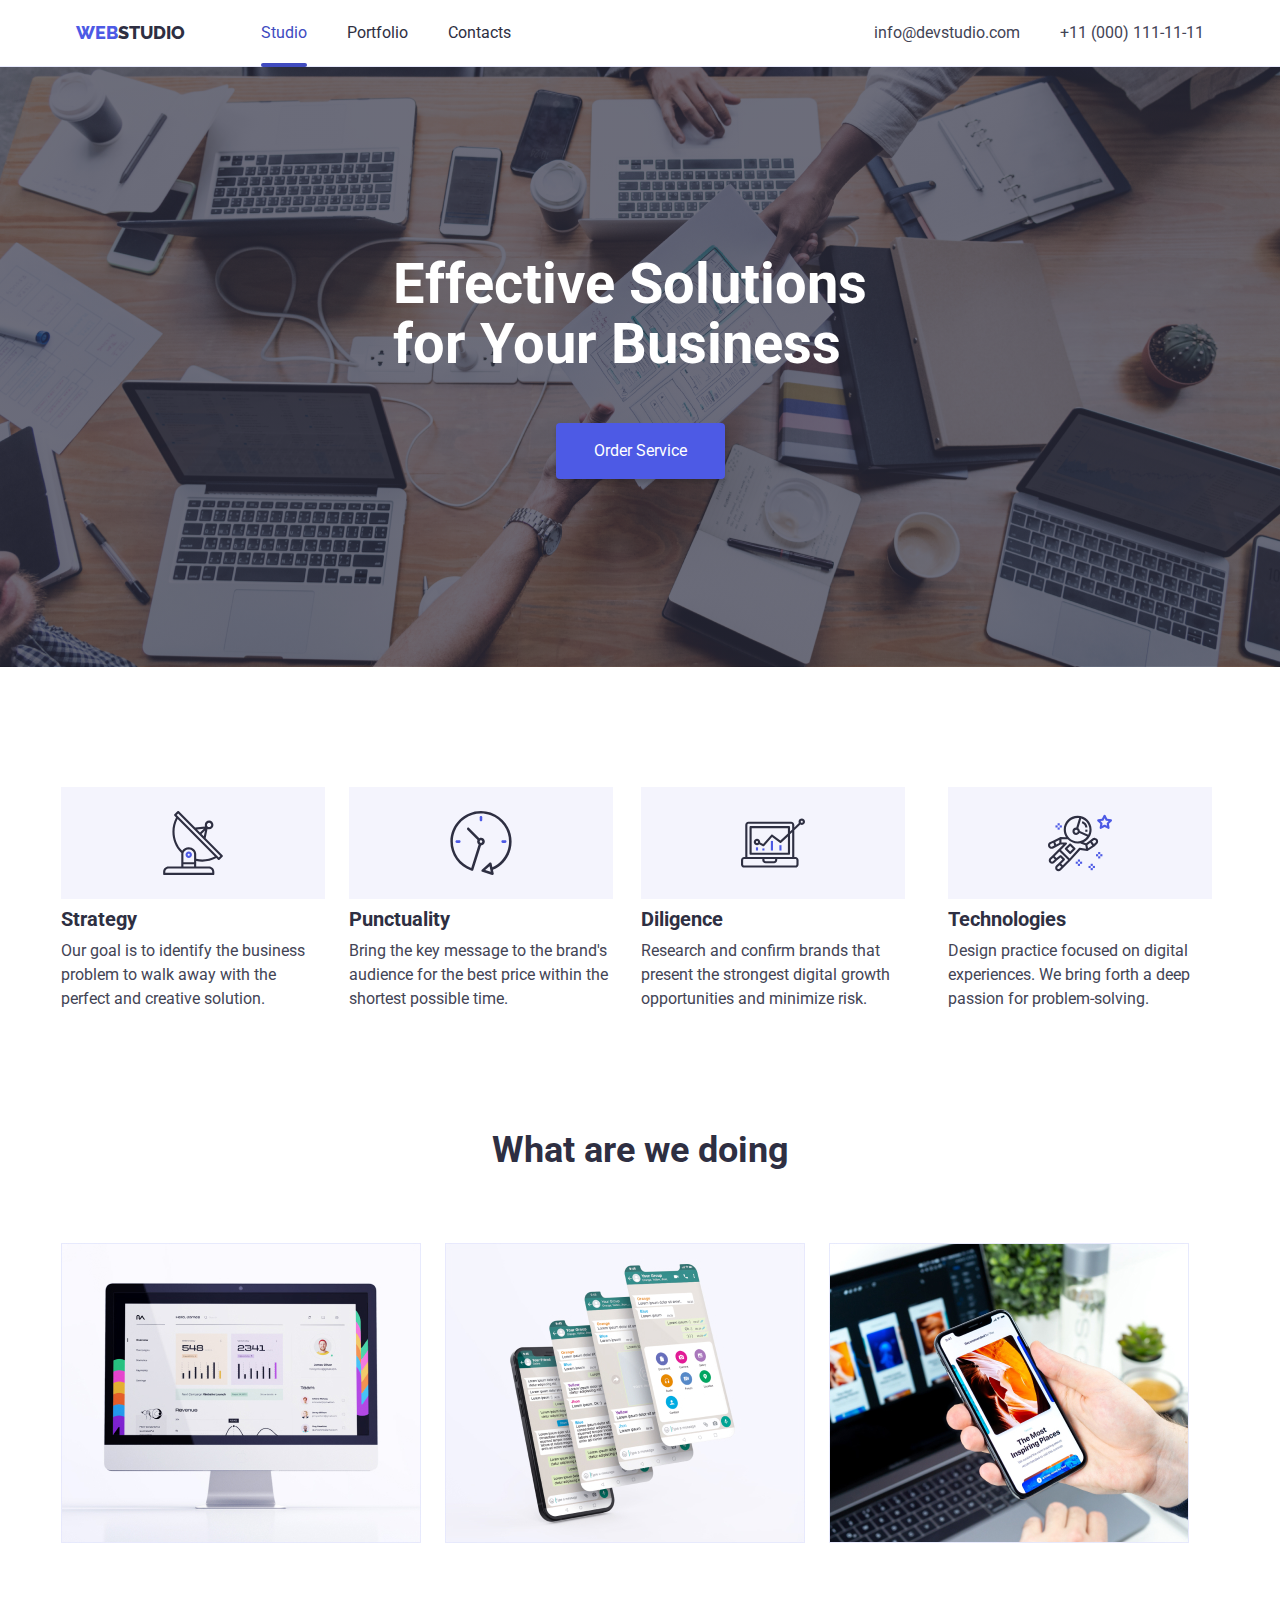
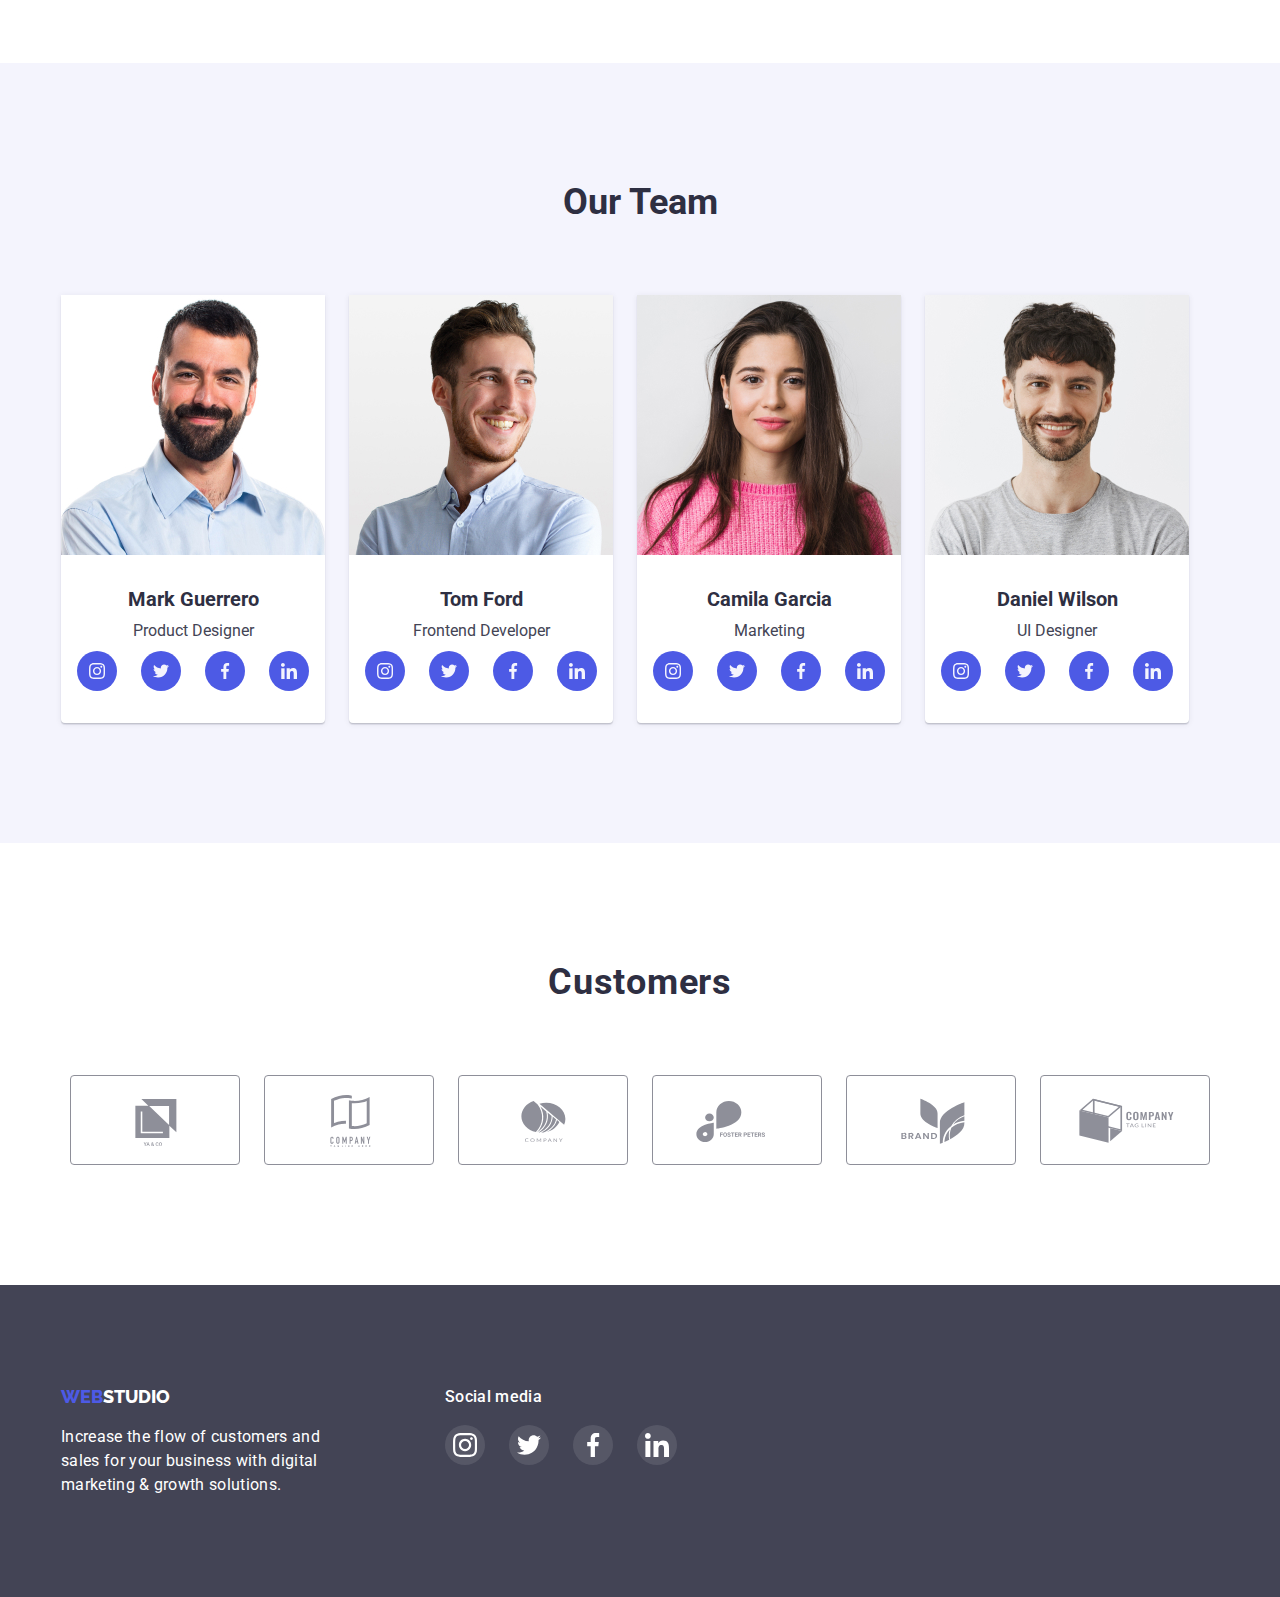
<file: index.html>
<!DOCTYPE html>
<html lang="en">
  <head>
    <meta charset="UTF-8" />
    <meta http-equiv="X-UA-Compatible" content="IE=edge" />
    <meta name="viewport" content="width=device-width, initial-scale=1.0" />
    <link href="./css/style.css" rel="stylesheet" />
    <link rel="preconnect" href="https://fonts.googleapis.com">
    <link rel="preconnect" href="https://fonts.gstatic.com" crossorigin>
    <link href="https://fonts.googleapis.com/css2?family=Raleway:wght@900&family=Roboto:wght@400;500;700;900&display=swap" rel="stylesheet">
    <title>Studio</title>
  </head>
  <body>
    <header class="header-section">
      <div class="container header-container">
      <nav class="header-navigation">
        <a href="./index.html" class="logo link"> <span class="span-logo">Web</span>Studio </a>
        <ul class="site-nav">
          <li class="items"><a class="link studio liner" href="./index.html">Studio</a></li>
          <li class="items"><a class="link portfolio" href="./portfolio.html">Portfolio</a></li>
          <li class="items"><a class="link contacts" href="">Contacts</a></li>
        </ul>
      </nav>
      <address>
        <ul class="auth-nav">
          <li><a class="mail link" href="mailto:info@devstudio.com">info@devstudio.com</a></li>
          <li><a class="phone link" href="tel:+110001111111">+11 (000) 111-11-11</a></li>
        </ul>
      </address>
    </div>
    </header>
    <main>
      <section class="section-hero">
        <div class="container">
        <h1 class="title">Effective Solutions for Your Business</h1>
        <button data-modal-open class="title-button" type="button">Order Service</button>
      </div>
      </section>
      <section class="section-list">
        <div class="container">
        <h2 class="visually-hidden">List of requirements</h2>
        <ul class="list">
          <li>
            <div class="list-background">
            <svg class="list-image" width="64" height="64">
              <use href="images/icon.svg#antenna">
              </use>
            </svg>
            </div>
            <h3 class="post-title">Strategy</h3>
            <p class="post-title-text">
              Our goal is to identify the business problem to walk away with the
              perfect and creative solution.
            </p>
          </li>
          <li>
            <div class="list-background">
              <svg class="list-image" width="64" height="64">
                <use href="./images/icon.svg#icon-clock">
                </use>
              </svg>
              </div>
            <h3 class="post-title">Punctuality</h3>
            <p class="post-title-text">
              Bring the key message to the brand's audience for the best price
              within the shortest possible time.
            </p>
          </li>
          <li>
            <div class="list-background">
              <svg class="list-image" width="64" height="64">
                <use href="./images/icon.svg#icon-diagram">
                </use>
              </svg>
              </div>
            <h3 class="post-title">Diligence</h3>
            <p class="post-title-text">
              Research and confirm brands that present the strongest digital
              growth opportunities and minimize risk.
            </p>
          </li>
          <li>
            <div class="list-background">
              <svg class="list-image" width="64" height="64">
                <use href="./images/icon.svg#icon-astronaut">
                </use>
              </svg>
              </div>
            <h3 class="post-title">Technologies</h3>
            <p class="post-title-text">
              Design practice focused on digital experiences. We bring forth a
              deep passion for problem-solving.
            </p>
          </li>
        </ul>
      </div>
      </section>
      <section class="section-images">
        <div class="container">
        <h2 class="images-title">What are we doing</h2>
        <ul class="images">
          <li class="images-element">
            <img src="./images/compucter.jpg" alt="computer" width="360" />
          </li>
          <li class="images-element">
            <img src="./images/telefonchat.jpg" alt="phone chat" width="360" />
          </li>
          <li class="images-element">
            <img src="./images/telefone.jpg" alt="phone" width="360" />
          </li>
        </ul>
      </div>
      </section>
      <section class="section-team">
        <div class="container">
        <h2 class="team-title">Our Team</h2>
        <ul class="team">
          <li class="team-card">
            <img src="./images/imgmark.jpg" alt="Mark Guerrero" width="264" />
            <div class="team-info">
            <h3 class="post-team-title">Mark Guerrero</h3>
            <p class="team-text">Product Designer</p>
            <ul class="social">
              <li class="social-items">
              <a href="" class="social-background">
                <svg class="social-team-image" width="16" height="16">
                  <use href="./images/icon.svg#instagram">
                  </use>
                </svg>
              </a>
                </li>
                <li class="social-items">
                  <a href="" class="social-background">
                  <svg class="social-team-image" width="16" height="16">
                    <use href="./images/icon.svg#twitter">
                    </use>
                  </svg>
                </a>
                  </li>
                  <li class="social-items">
                    <a href="" class="social-background">
                    <svg class="social-team-image" width="16" height="16">
                      <use href="./images/icon.svg#facebook">
                      </use>
                    </svg>
                  </a>
                    </li>
                    <li class="social-items">
                      <a href="" class="social-background">
                      <svg class="social-team-image" width="16" height="16">
                        <use href="./images/icon.svg#linkedin">
                        </use>
                      </svg>
                    </a>
                      </li>
            </ul>
          </div>
          </li>
          <li class="team-card">
            <img src="./images/imgtom.jpg" alt="Tom Ford" width="264" />
            <div class="team-info">
            <h3 class="post-team-title">Tom Ford</h3>
            <p class="team-text">Frontend Developer</p>
            <ul class="social">
              <li class="social-items">
              <a href="" class="social-background">
                <svg class="social-team-image" width="16" height="16">
                  <use href="./images/icon.svg#instagram">
                  </use>
                </svg>
              </a>
                </li>
                <li class="social-items">
                  <a href="" class="social-background">
                  <svg class="social-team-image" width="16" height="16">
                    <use href="./images/icon.svg#twitter">
                    </use>
                  </svg>
                </a>
                  </li>
                  <li class="social-items">
                    <a href="" class="social-background">
                    <svg class="social-team-image" width="16" height="16">
                      <use href="./images/icon.svg#facebook">
                      </use>
                    </svg>
                  </a>
                    </li>
                    <li class="social-items">
                      <a href="" class="social-background">
                      <svg class="social-team-image" width="16" height="16">
                        <use href="./images/icon.svg#linkedin">
                        </use>
                      </svg>
                    </a>
                      </li>
            </ul>
          </div>
          </li>
          <li class="team-card">
            <img src="./images/imgcamila.jpg" alt="Camila Garcia" width="264" />
            <div class="team-info">
            <h3 class="post-team-title">Camila Garcia</h3>
            <p class="team-text">Marketing</p>
            <ul class="social">
              <li class="social-items">
              <a href="" class="social-background">
                <svg class="social-team-image" width="16" height="16">
                  <use href="./images/icon.svg#instagram">
                  </use>
                </svg>
              </a>
                </li>
                <li class="social-items">
                  <a href="" class="social-background">
                  <svg class="social-team-image" width="16" height="16">
                    <use href="./images/icon.svg#twitter">
                    </use>
                  </svg>
                </a>
                  </li>
                  <li class="social-items">
                    <a href="" class="social-background">
                    <svg class="social-team-image" width="16" height="16">
                      <use href="./images/icon.svg#facebook">
                      </use>
                    </svg>
                  </a>
                    </li>
                    <li class="social-items">
                      <a href="" class="social-background">
                      <svg class="social-team-image" width="16" height="16">
                        <use href="./images/icon.svg#linkedin">
                        </use>
                      </svg>
                    </a>
                      </li>
            </ul>
          </div>
          </li>
          <li class="team-card">
            <img src="./images/imgdaniel.jpg" alt="Daniel Wilson" width="264" />
            <div class="team-info">
            <h3 class="post-team-title">Daniel Wilson</h3>
            <p class="team-text">UI Designer</p>
            <ul class="social">
              <li class="social-items">
              <a href="" class="social-background">
                <svg class="social-team-image" width="16" height="16">
                  <use href="./images/icon.svg#instagram">
                  </use>
                </svg>
              </a>
                </li>
                <li class="social-items">
                  <a href="" class="social-background">
                  <svg class="social-team-image" width="16" height="16">
                    <use href="./images/icon.svg#twitter">
                    </use>
                  </svg>
                </a>
                  </li>
                  <li class="social-items">
                    <a href="" class="social-background">
                    <svg class="social-team-image" width="16" height="16">
                      <use href="./images/icon.svg#facebook">
                      </use>
                    </svg>
                  </a>
                    </li>
                    <li class="social-items">
                      <a href="" class="social-background">
                      <svg class="social-team-image" width="16" height="16">
                        <use href="./images/icon.svg#linkedin">
                        </use>
                      </svg>
                    </a>
                      </li>
            </ul>
          </div>
          </li>
        </ul>
      </div>
      </section>
      <section class="customers-section">
        <h2 class="customers-title">Customers</h2>
        <ul class="customers-list">
          <li class="customers-item">
            <a class="customers-link" href="">
              <svg class="customers-icon">
                <use href="./images/icon.svg#icon-client-1"></use>
              </svg>
            </a>
          </li>
          <li class="customers-item">
            <a class="customers-link" href="">
              <svg class="customers-icon">
                <use href="./images/icon.svg#icon-client-2"></use>
              </svg>
            </a>
          </li>
          <li class="customers-item">
            <a class="customers-link" href="">
              <svg class="customers-icon">
                <use href="./images/icon.svg#icon-client-3"></use>
              </svg>
            </a>
          </li>
          <li class="customers-item">
            <a class="customers-link" href="">
              <svg class="customers-icon">
                <use href="./images/icon.svg#icon-client-4"></use>
              </svg>
            </a>
          </li>
          <li class="customers-item">
            <a class="customers-link" href="">
              <svg class="customers-icon">
                <use href="./images/icon.svg#icon-client-5"></use>
              </svg>
            </a>
          </li>
          <li class="customers-item">
            <a class="customers-link" href="">
              <svg class="customers-icon">
                <use href="./images/icon.svg#icon-client-6"></use>
              </svg>
            </a>
          </li>
        </ul>
      </section>
    </main>
    <footer class="footer">
      <div class="container footer-items">
        <div class="logo-container">
      <a href="./index.html" class="logo-footer link"> <span class="span-logo">Web</span>Studio </a>
      <p class="logo-text">
        Increase the flow of customers and sales for your business with digital
        marketing & growth solutions.
      </p>
    </div>
    <div class="footer-social-media">
      <p class="footer-title">Social media</p>
      <ul class="footer-list">
        <li class="footer-item">
          <a class="footer-link" href="">
            <svg class="footer-icon" width="24" height="24">
              <use href="./images/icon.svg#instagram"></use>
            </svg>
          </a>
        </li>
        <li class="footer-item">
          <a class="footer-link" href="">
            <svg class="footer-icon" width="24" height="24">
              <use href="./images/icon.svg#twitter"></use>
            </svg>
          </a>
        </li>
        <li class="footer-item">
          <a class="footer-link" href="">
            <svg class="footer-icon" width="24" height="24">
              <use href="./images/icon.svg#facebook"></use>
            </svg>
          </a>
        </li>
        <li class="footer-item">
          <a class="footer-link" href="">
            <svg class="footer-icon" width="24" height="24">
              <use href="./images/icon.svg#linkedin"></use>
            </svg>
          </a>
        </li>
      </ul>
    </div>
    </div>
    </footer>
    <div class="backdrop is-hidden" data-modal>
      <div class="modal">
        <button data-modal-close class="close-button">
          <svg class="close" width="8" height="8">
          <use href="./images/icon.svg#button-close"></use>
        </svg>
      </button>
      </div>
    </div>
    <script src="./js/modal.js"></script>
  </body>
</html>
</file>
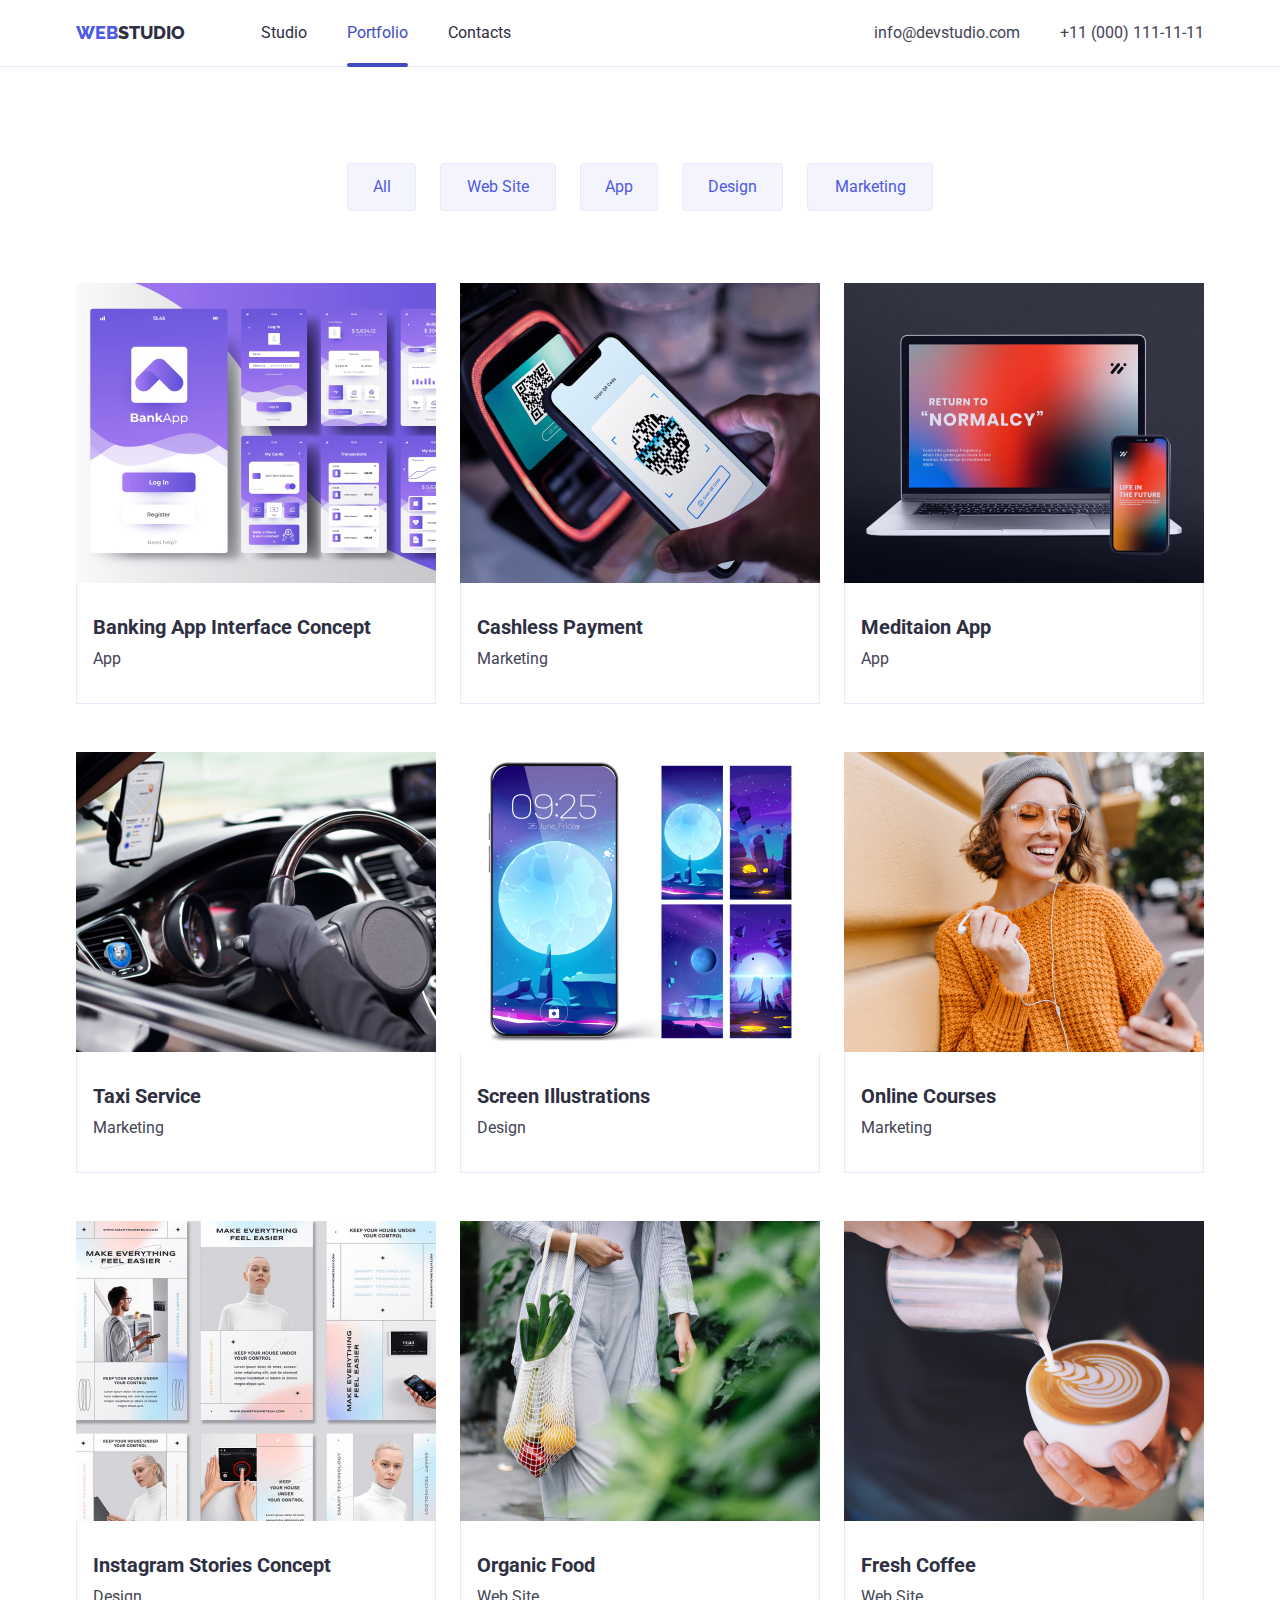
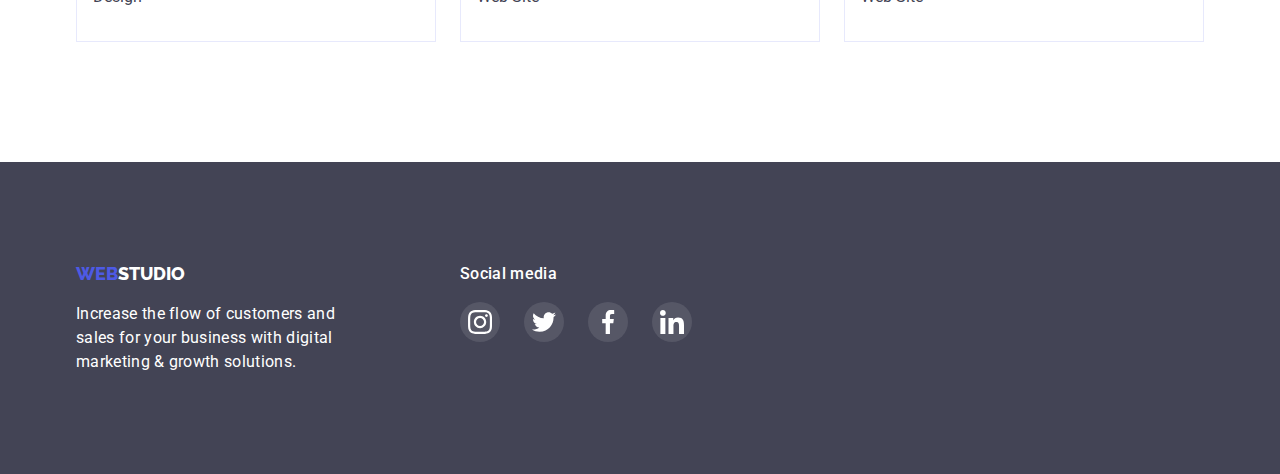
<file: portfolio.html>
<!DOCTYPE html>
<html lang="en">
  <head>
    <meta charset="UTF-8" />
    <meta http-equiv="X-UA-Compatible" content="IE=edge" />
    <meta name="viewport" content="width=device-width, initial-scale=1.0" />
    <link
    rel="stylesheet"
    href="https://cdnjs.cloudflare.com/ajax/libs/modern-normalize/1.0.0/modern-normalize.min.css"
  />
    <link href="./css/style.css" rel="stylesheet" />
    <link rel="preconnect" href="https://fonts.googleapis.com">
    <link rel="preconnect" href="https://fonts.gstatic.com" crossorigin>
    <link href="https://fonts.googleapis.com/css2?family=Raleway:wght@900&family=Roboto:wght@400;500;700;900&display=swap" rel="stylesheet">
    <title>Portfolio</title>
  </head>
  <body>
    <header class="header-section">
      <div class="container header-container">
        <nav class="header-navigation">
          <a href="./index.html" class="logo link"> <span class="span-logo">Web</span>Studio </a>
          <ul class="site-nav">
            <li class="items"><a class="link studio" href="./index.html">Studio</a></li>
            <li class="items"><a class="link portfolio liner" href="./portfolio.html">Portfolio</a></li>
            <li class="items"><a class="link contacts" href="">Contacts</a></li>
          </ul>
        </nav>
        <address>
          <ul class="auth-nav">
            <li><a class="mail link" href="mailto:info@devstudio.com">info@devstudio.com</a></li>
            <li><a class="phone link" href="tel:+110001111111">+11 (000) 111-11-11</a></li>
          </ul>
        </address>
      </div>
    </header>
    <main>
        <section class="card-section">
          <div class="container">
          <h1 class="visually-hidden">List of works</h1>
          <ul class="button-portfolio">
                <li><button class="button-all" type="button">All</button></li>
                <li><button class="button-web" type="button">Web Site</button></li>
                <li><button class="button-app" type="button">App</button></li>
                <li><button class="button-design" type="button">Design</button></li>
                <li><button class="button-marketing" type="button">Marketing</button></li>
            </ul>
        <ul class="portfolio-instrument">
              <li class="flex-element">
              <a href="" class="link media">
                <div class="overlay">
                <img src="./images/imgbanking.jpg" alt="Banking App" width="360" />
                <div class="thumb-overlay">
                  <p class="text-overlay">
                    14 Stylish and User-Friendly App Design Concepts · Task Manager App · Calorie Tracker App · Exotic Fruit Ecommerce App · Cloud Storage App
                  </p>
                </div>
              </div>
                <div class="image-info">
                <h2 class="post-images-title">Banking App Interface Concept</h2>
                <p class="images-text">App</p>
              </div>
              </a>
            </li>
            <li class="flex-element">
              <a href="" class="link media">
                <div class="overlay">
              <img src="./images/imgcashless.jpg" alt="Payment" width="360" />
              <div class="thumb-overlay">
                <p class="text-overlay">
                  14 Stylish and User-Friendly App Design Concepts · Task Manager App · Calorie Tracker App · Exotic Fruit Ecommerce App · Cloud Storage App
                </p>
              </div>
            </div>
              <div class="image-info">
                <h2 class="post-images-title">Cashless Payment</h2>
                <p class="images-text">Marketing</p>
              </div>
              </a>
              </li>
            <li class="flex-element">
              <a href="" class="link media">
                <div class="overlay">
              <img src="./images/imgmeditalon.jpg" alt="App" width="360" />
              <div class="thumb-overlay">
                <p class="text-overlay">
                  14 Stylish and User-Friendly App Design Concepts · Task Manager App · Calorie Tracker App · Exotic Fruit Ecommerce App · Cloud Storage App
                </p>
              </div>
            </div>
              <div class="image-info">
                <h2 class="post-images-title">Meditaion App</h2>
                <p class="images-text">App</p>
              </div>
              </a>
              </li>
            <li class="flex-element">
              <a href="" class="link media">
                <div class="overlay">
              <img src="./images/imgtaxi.jpg" alt="taxi" width="360" />
              <div class="thumb-overlay">
                <p class="text-overlay">
                  14 Stylish and User-Friendly App Design Concepts · Task Manager App · Calorie Tracker App · Exotic Fruit Ecommerce App · Cloud Storage App
                </p>
              </div>
            </div>
              <div class="image-info">
                <h2 class="post-images-title">Taxi Service</h2>
                <p class="images-text">Marketing</p>
              </div>
              </a>
            </li>
            <li class="flex-element">
              <a href="" class="link media">
                <div class="overlay">
              <img src="./images/imgscreen.jpg" alt="Screen Illustrations" width="360" />
              <div class="thumb-overlay">
                <p class="text-overlay">
                  14 Stylish and User-Friendly App Design Concepts · Task Manager App · Calorie Tracker App · Exotic Fruit Ecommerce App · Cloud Storage App
                </p>
              </div>
            </div>
              <div class="image-info">
                <h2 class="post-images-title">Screen Illustrations</h2>
                <p class="images-text">Design</p>
              </div>
              </a>
            </li>
            <li class="flex-element">
              <a href="" class="link media">
                <div class="overlay">
              <img src="./images/imgonline.jpg" alt="smile women" width="360" />
              <div class="thumb-overlay">
                <p class="text-overlay">
                  14 Stylish and User-Friendly App Design Concepts · Task Manager App · Calorie Tracker App · Exotic Fruit Ecommerce App · Cloud Storage App
                </p>
              </div>
            </div>
              <div class="image-info">
                <h2 class="post-images-title">Online Courses</h2>
                <p class="images-text">Marketing</p>
              </div>
              </a>
            </li>
            <li class="flex-element">
              <a href="" class="link media">
                <div class="overlay">
              <img src="./images/imginstagram.jpg" alt="instagram pages" width="360" />
              <div class="thumb-overlay">
                <p class="text-overlay">
                  14 Stylish and User-Friendly App Design Concepts · Task Manager App · Calorie Tracker App · Exotic Fruit Ecommerce App · Cloud Storage App
                </p>
              </div>
            </div>
              <div class="image-info">
                <h2 class="post-images-title">Instagram Stories Concept</h2>
                <p class="images-text">Design</p>
              </div>
              </a>
            </li>
            <li class="flex-element">
              <a href="" class="link media">
                <div class="overlay">
            <img src="./images/imgorganic.jpg" alt="women with fruits" width="360" />
            <div class="thumb-overlay">
              <p class="text-overlay">
                14 Stylish and User-Friendly App Design Concepts · Task Manager App · Calorie Tracker App · Exotic Fruit Ecommerce App · Cloud Storage App
              </p>
            </div>
          </div>
            <div class="image-info">
                <h2 class="post-images-title">Organic Food</h2>
                <p class="images-text">Web Site</p>
              </div>
              </a>
            </li>
        <li class="flex-element">
          <a href="" class="link media">
            <div class="overlay">
          <img src="./images/imgcoffee.jpg" alt="coffee and milk" width="360" />
          <div class="thumb-overlay">
            <p class="text-overlay">
              14 Stylish and User-Friendly App Design Concepts · Task Manager App · Calorie Tracker App · Exotic Fruit Ecommerce App · Cloud Storage App
            </p>
          </div>
        </div>
          <div class="image-info">
            <h2 class="post-images-title">Fresh Coffee</h2>
            <p class="images-text">Web Site</p>
          </div>
          </a>
        </li>
        </ul>
      </div>
      </section>
    </main>
    <footer class="footer">
      <div class="container footer-items">
        <div>
      <a href="./index.html" class="logo-footer link"> <span class="span-logo">Web</span>Studio </a>
      <p class="logo-text">
        Increase the flow of customers and sales for your business with digital
        marketing & growth solutions.
      </p>
    </div>
    <div class="footer-social-media">
      <p class="footer-title">Social media</p>
      <ul class="footer-list">
        <li class="footer-item">
          <a class="footer-link" href="">
            <svg class="footer-icon" width="24" height="24">
              <use href="./images/icon.svg#instagram"></use>
            </svg>
          </a>
        </li>
        <li class="footer-item">
          <a class="footer-link" href="">
            <svg class="footer-icon" width="24" height="24">
              <use href="./images/icon.svg#twitter"></use>
            </svg>
          </a>
        </li>
        <li class="footer-item">
          <a class="footer-link" href="">
            <svg class="footer-icon" width="24" height="24">
              <use href="./images/icon.svg#facebook"></use>
            </svg>
          </a>
        </li>
        <li class="footer-item">
          <a class="footer-link" href="">
            <svg class="footer-icon" width="24" height="24">
              <use href="./images/icon.svg#linkedin"></use>
            </svg>
          </a>
        </li>
      </ul>
    </div>
    </div>
    </footer>
  </body>
</html>
</file>
<file: css/style.css>
:root {
--main-text-color:#2e2f42;
--second-text-color:#434455;
--main-bg-color:#fff;
--title-text-color:#fff;
--second-bg-color:#f4f4fd;
--btn-bg-color:#f4f4fd;
--btn-bg-color-active:#4048bf;
--btn-text-color:#4d5ae5;
--btn-text-color-active:#fff;
--title-btn-active-hover:#404BBF;
--footer-text:#E7E9FC;
--icon-color:#8E8F99;
--color-footer-icon: #31d0aa;
--main-animation: 250ms cubic-bezier(0.4, 0, 0.2, 1);
--button-close:#000000;
}


body{
font-family: 'Roboto', sans-serif;
color: var(--main-text-color);
background-color: var(--main-bg-color);
padding: 0;
margin: 0;
}

ul{
list-style: none;
margin: 0;
padding: 0;
}

h1,h2,h3,h4,h5,h6,p {
margin: 0;
}
img{
display: block; 
max-width: 100%; 
height: auto;
}
.container { 
width: 100%;
max-width: 1158px;
padding: 0 15px; 
margin: 0 auto; 
}
.auth-nav{
display: flex;
gap: 40px;
}
.header-section{
background: var(--main-bg-color);
border-bottom: 1px solid var(--footer-text);
}

.header-container{
display: flex;
align-items: center;
box-sizing: border-box;

}

.header-navigation{
display: flex;
align-items: center;
margin-right: auto;
}


.logo{
font-family: 'Raleway', sans-serif;
font-style: normal;
text-transform: uppercase;
font-weight: 800;
font-size: 18px;
line-height: 1.33;
color: var(--main-text-color);
margin-right: 76px;
}
.span-logo{
font-family: 'Raleway', sans-serif;
font-style: normal;
text-transform: uppercase;
font-weight: 800;
font-size: 18px;
line-height: 1.33;
color:var(--btn-text-color);
}
.site-nav{
display: flex;
}
.site-nav .link{
display: block;
padding-top: 21px;
padding-bottom: 21px;
}

.site-nav .items + .items {
margin-left: 40px;
}

.studio{
font-style: normal;
font-size: 16px;
line-height: 1.5;
color:var(--main-text-color);
position: relative;
}
.studio:hover,
.studio:focus{
color: var(--btn-text-color);
}


.link.studio.liner::after{
    position: absolute;
    bottom: -1px;
    content: "";
    display: block;
    width: 100%;
    height: 4px;
    background: var(--title-btn-active-hover);
    border-radius: 2px;
}
.portfolio{
font-style: normal;
font-size: 16px;
line-height: 1.5;
color:var(--main-text-color);
position: relative;
}
.portfolio:hover,
.portfolio:focus{
color: var(--btn-text-color);
}
.link.portfolio.liner::after{
    position: absolute;
    bottom: -1px;
    content: "";
    display: block;
    width: 100%;
    height: 4px;
    background: var(--title-btn-active-hover);
    border-radius: 2px;
}
.liner{
    color:var(--title-btn-active-hover)
    }

.contacts{
font-style: normal;
text-decoration: none;
font-size: 16px;
line-height: 1.5;
color:var(--main-text-color);
}
.contacts:hover,
.contacts:focus{
color: var(--btn-text-color);
}

.mail{
font-style: normal;
font-size: 16px;
line-height: 1.5;
color: var(--second-text-color);
display: block;
padding-top: 21px;
padding-bottom: 21px;

}
.mail:hover,
.mail:focus{
color: var(--btn-text-color);
}
.phone{
font-style: normal;
font-size: 16px;
line-height: 1.5;
color: var(--second-text-color);
display: block;
padding-top: 21px;
padding-bottom: 21px;
}
.phone:hover,
.phone:focus{
color: var(--btn-text-color);
}

.section-hero{
padding-top: 188px;
padding-bottom: 188px;
max-width: 1440px;
background-color: var(--second-text-color);
margin-left: auto;
margin-right: auto;
background-image: linear-gradient(
to right,
rgba(46, 47, 66, 0.7),
rgba(46, 47, 66, 0.7)
),
url("../images/background-fone.jpg");
background-repeat: no-repeat;
background-position: center;
background-size: cover;
}




.title{
font-size: 56px;
line-height: 1.07;
color:var(--title-text-color);
max-width: 494px;
margin: 0 auto;
margin-bottom: 48px;
}

.title-button{
background-color:var(--btn-text-color);
font-family: 'Roboto', sans-serif;
display: block;
font-size: 16px;
line-height: 1.5;
color:var(--title-text-color);
min-width: 169px;
height: 56px;
box-shadow: 0px 4px 4px rgba(0, 0, 0, 0.15);
border:none;
border-radius: 4px;
margin: 0 auto;
transition:background-color var(--main-animation) ;
}

.title-button:hover,
.title-button:focus{
cursor: pointer;
background-color:var(--title-btn-active-hover);
color: var(--title-text-color)
}

.visually-hidden {
    position: absolute;
    width: 1px;
    height: 1px;
    margin: -1px;
    border: 0;
    padding: 0;
    white-space: nowrap;
    clip-path: inset(100%);
    clip: rect(0 0 0 0);
    overflow: hidden;
}
.section-list{
padding-bottom: 120px;
padding-top: 120px;
}
.list{
display: flex;
gap: 24px;
}
.list-background{
display: flex;
align-items: center;
justify-content: center;
background-color: var(--second-bg-color);
margin-bottom: 8px;
width: 264px;
height: 112px;
}

.post-title{
font-size: 20px;
line-height: 1.2;
color:var(--main-text-color);
margin-bottom: 8px;
}
.post-title-text{
font-size: 16px;
line-height: 1.5;
color: var(--second-text-color);
}


.section-images{
padding-bottom: 120px;
text-align: center;
}

.images-title{
font-size: 36px;
line-height: 1.11;
color: var(--main-text-color);
margin-bottom: 72px;
}

.images{
display: flex;
gap: 24px;
}

.section-team{
background-color: var(--btn-bg-color);
padding-top: 120px;
padding-bottom: 120px;
text-align: center;
}

.team-title{
font-size: 36px;
line-height: 1.11;
color: var(--main-text-color);
margin-bottom: 72px;
}

.team{
display: flex;
gap: 24px;
}

.team-card{
display: flex;
flex-direction: column;
align-items: center;
background: var(--main-bg-color);
box-shadow: 0px 1px 6px rgba(46, 47, 66, 0.08), 0px 1px 1px rgba(46, 47, 66, 0.16), 0px 2px 1px rgba(46, 47, 66, 0.08);
border-radius: 0px 0px 4px 4px;
}
.team-info{
padding-top: 32px;
padding-bottom: 32px;
}

.post-team-title{
font-size: 20px;
line-height: 1.2;
color:var(--main-text-color);
margin-bottom: 8px;    
}

.team-text{
font-size: 16px;
line-height: 1.5;
color: var(--second-text-color); 
margin-bottom: 8px;
}
.social{
display: flex;
gap: 24px;
}
.social-items{
width: 40px;
height: 40px;
}
.social-background{
display: flex;
align-items: center;
justify-content: center;
width: 100%;
height: 100%;
background-color:var(--btn-text-color);
border-radius: 50%;
transition:background-color var(--main-animation) ;
}
.social-team-image{
fill: var(--btn-bg-color);
}
.social-background:hover,
.social-background:focus{
background-color: var(--title-btn-active-hover);
}
.customers-section {
padding-top: 120px;
padding-bottom: 120px;
font-weight: 700;
font-size: 36px;
line-height: 1.11;
text-align: center;
letter-spacing: 0.02em;
text-transform: capitalize;
color: var(--main-text-color)
}
.customers-title{
font-size: 36px;
line-height: 1.11;
color: var(--main-text-color);
margin-bottom: 72px;
}
.customers-list {
display: flex;
gap: 24px;
list-style-type: none;
justify-content: center;

}
.customers-link {
display: flex;
justify-content: center;
align-items: center;
border: 1px solid var(--icon-color);
border-radius: 4px;
width: 168px;
height: 88px;
fill: var(--icon-color);
transition: fill var(--main-animation), border var(--main-animation);
}
.customers-link:is(:hover, :focus) {
fill: var(--btn-bg-color-active);
border-color: var(--btn-bg-color-active);
}
.customers-icon {
width: 104px;
height: 56px;
}


/*portfolio*/
.card-section{
padding-top: 96px;
padding-bottom: 120px;
}

.button-portfolio{
display: flex;
gap: 24px;
flex-direction: row;
justify-content: center;
align-items: center;
margin-bottom: 72px;
}

.button-all{
background-color:var(--btn-bg-color);
font-family: 'Roboto', sans-serif;
font-style: normal;
font-size: 16px;
min-width: 69px;
height: 48px;
line-height: 1.5;
color:var(--btn-text-color);
border: 1px solid var(--footer-text);
border-radius: 4px;
transition: color var(--main-animation) background-color var(--main-animation);
}
.button-all:hover,
.button-all:focus{
cursor: pointer;
background-color: var(--btn-bg-color-active);
color: var(--btn-text-color-active); 
box-shadow: 0px 3px 1px rgba(0, 0, 0, 0.1), 0px 2px 1px rgba(0, 0, 0, 0.08),
    0px 2px 2px rgba(0, 0, 0, 0.12);  
}

.button-web{
background-color:var(--btn-bg-color);
font-family: 'Roboto', sans-serif;
font-style: normal;
font-size: 16px;
min-width: 116px;
height: 48px;
line-height: 1.5;
color:var(--btn-text-color);
border: 1px solid var(--footer-text);
border-radius: 4px;
transition: color var(--main-animation) background-color var(--main-animation);
}
.button-web:hover,
.button-web:focus{
cursor: pointer;
background-color: var(--btn-bg-color-active);
color: var(--btn-text-color-active);  
box-shadow: 0px 3px 1px rgba(0, 0, 0, 0.1), 0px 2px 1px rgba(0, 0, 0, 0.08),
    0px 2px 2px rgba(0, 0, 0, 0.12); 
}
.button-app{
background-color:var(--btn-bg-color);
font-family: 'Roboto', sans-serif;
font-style: normal;
font-size: 16px;
min-width: 78px;
height: 48px;
line-height: 1.5;
color:var(--btn-text-color);
border: 1px solid var(--footer-text);
border-radius: 4px;
transition: color var(--main-animation) background-color var(--main-animation);
}
.button-app:hover,
.button-app:focus{
cursor: pointer;
background-color: var(--btn-bg-color-active);
color: var(--btn-text-color-active);
box-shadow: 0px 3px 1px rgba(0, 0, 0, 0.1), 0px 2px 1px rgba(0, 0, 0, 0.08),
    0px 2px 2px rgba(0, 0, 0, 0.12);   
}
.button-design{
background-color:var(--btn-bg-color);
font-family: 'Roboto', sans-serif;
font-style: normal;
font-size: 16px;
min-width: 101px;
height: 48px;
line-height: 1.5;
color:var(--btn-text-color);
border: 1px solid var(--footer-text);
border-radius: 4px;
transition: color var(--main-animation) background-color var(--main-animation);
}
.button-design:hover,
.button-design:focus{
cursor: pointer;
background-color: var(--btn-bg-color-active);
color: var(--btn-text-color-active);
box-shadow: 0px 3px 1px rgba(0, 0, 0, 0.1), 0px 2px 1px rgba(0, 0, 0, 0.08),
0px 2px 2px rgba(0, 0, 0, 0.12);  
}
.button-marketing{
background-color:var(--btn-bg-color);
font-family: 'Roboto', sans-serif;
font-style: normal;
font-size: 16px;
min-width: 126px;
height: 48px;
line-height: 1.5;
color:var(--btn-text-color);
border: 1px solid var(--footer-text);
border-radius: 4px;
transition: color var(--main-animation) background-color var(--main-animation);
}
.button-marketing:hover,
.button-marketing:focus{
cursor: pointer;
background-color: var(--btn-bg-color-active);
color: var(--btn-text-color-active);
box-shadow: 0px 3px 1px rgba(0, 0, 0, 0.1), 0px 2px 1px rgba(0, 0, 0, 0.08),
    0px 2px 2px rgba(0, 0, 0, 0.12); 
}
.portfolio-instrument{
display: flex;
flex-wrap: wrap;
}

.flex-element{
flex-basis: calc((100% - 48px) / 3);
margin-right: 24px;
margin-bottom: 48px;
background: var(--main-bg-color);
}


.flex-element:nth-child(3n){
margin-right: 0;
}
.flex-element:nth-last-child(-n + 3){
margin-bottom: 0;
}

.image-info{
border: 1px solid var(--footer-text);
border-top: none;
padding: 32px 0 32px 16px;
}

.post-images-title{
font-size: 20px;
line-height: 1.2;
color:var(--main-text-color);
margin-bottom: 8px;
}

.images-text{
font-size: 16px;
line-height: 1.5;
color: var(--second-text-color); 
}
.overlay{
position: relative;
overflow: hidden;
}
.thumb-overlay{
    background-color: var(--btn-bg-color-active);
    position: absolute;
    left: 0;
    top: 0;
    min-width: 100%;
    min-height: 100%;
    transform: translateY(100%);
    transition: transform var(--main-animation);
}

.text-overlay{
    color: var(--footer-text);
    padding: 40px 32px 164px 32px;
    font-size: 16px;
    line-height: 24px;
}
.overlay:hover, :focus .thumb-overlay{
    transform: translateY(0);
    }
    .overlay:hover .thumb-overlay{
        transform: translateY(0);
        }

.link{
text-decoration: none;
display: block;
transition: color var(--main-animation);
}

.media:hover{
    box-shadow: 0px 1px 6px rgba(46, 47, 66, 0.08),
    0px 1px 1px rgba(46, 47, 66, 0.16), 0px 2px 1px rgba(46, 47, 66, 0.08);
}
.media{
    transition: box-shadow var(--main-animation);
}


.footer{
background-color: var(--second-text-color);
padding-top: 100px;
padding-bottom: 100px;
}
.footer-items{
display: flex;
gap: 120px;
}

.logo-footer{
font-family: 'Raleway', sans-serif;
font-style: normal;
text-transform: uppercase;
display: block;
font-weight: 800;
font-size: 18px;
margin-bottom: 16px;
line-height: 1.33;
color: var(--main-bg-color);
}
.logo-text{
max-width: 264px;
font-size: 16px;
line-height: 1.5;
letter-spacing: 0.02em;
color: var(--btn-text-color-active)
}
.footer-social-media {
font-family: "Roboto";
font-weight: 500;
font-size: 16px;
line-height: 1.5;
letter-spacing: 0.02em;
color: var(--btn-text-color-active);
} 
.footer-list {
display: flex;
gap: 24px;
margin-top: 16px;
list-style-type: none;
}
.footer-item {
width: 40px;
height: 40px;
color: var(--btn-text-color-active);
}
.footer-icon {
width: 24px;
height: 24px;
fill: var(--main-bg-color);
} 
.footer-link {
display: flex;
justify-content: center;
align-items: center;
width: 100%;
height: 100%;
background: rgba(255, 255, 255, 0.1);
border-radius: 50%;
transition:background-color var(--main-animation);
}
.footer-link:is(:hover, :focus) {
background-color:var(--color-footer-icon);
}
.backdrop {
    position: fixed;
    top: 0;
    left: 0;
    width: 100%;
    height: 100vh;
    background: rgba(0, 0, 0, 0.5);
    scale: (0.9);
transition: opacity var(--main-animation), visibility var(--main-animation);
}

.modal {
    width: 408px;
    height: 576px;
    position: absolute;
    top: 50%;
    left: 50%;
    transform: translate(-50%, -50%) scale(1);
    background:var(--btn-text-color-active);
    transition: transform var(--main-animation);
    
  }
  
  .close-button {
    position: absolute;
    right: 24px;
    top: 24px;
    background-color: var(--footer-text);
    width: 24px;
    height: 24px;
    border-radius: 50%;
    border: 1px solid rgba(0, 0, 0, 0.1);
    cursor: pointer;
    transition: background var(--main-animation);
  }
  .close{
    fill: var(--button-close);
    transition: fill var(--main-animation);
  }
  
  .close-button:hover,
  .close-button:active {
    background: var(--title-btn-active-hover);
  }
  
  .close-button:hover .close,
  .close-button:active .close {
    fill: var(--btn-text-color-active);
  }
  .is-hidden {
    opacity: 0;
    visibility: hidden;
    pointer-events: none;
  }
  .backdrop.is-hidden .modal {
    transform: translate(-50%, -50%) scale(0.9);
  }
  .no-scroll {
      overflow: hidden;
  }
</file>
